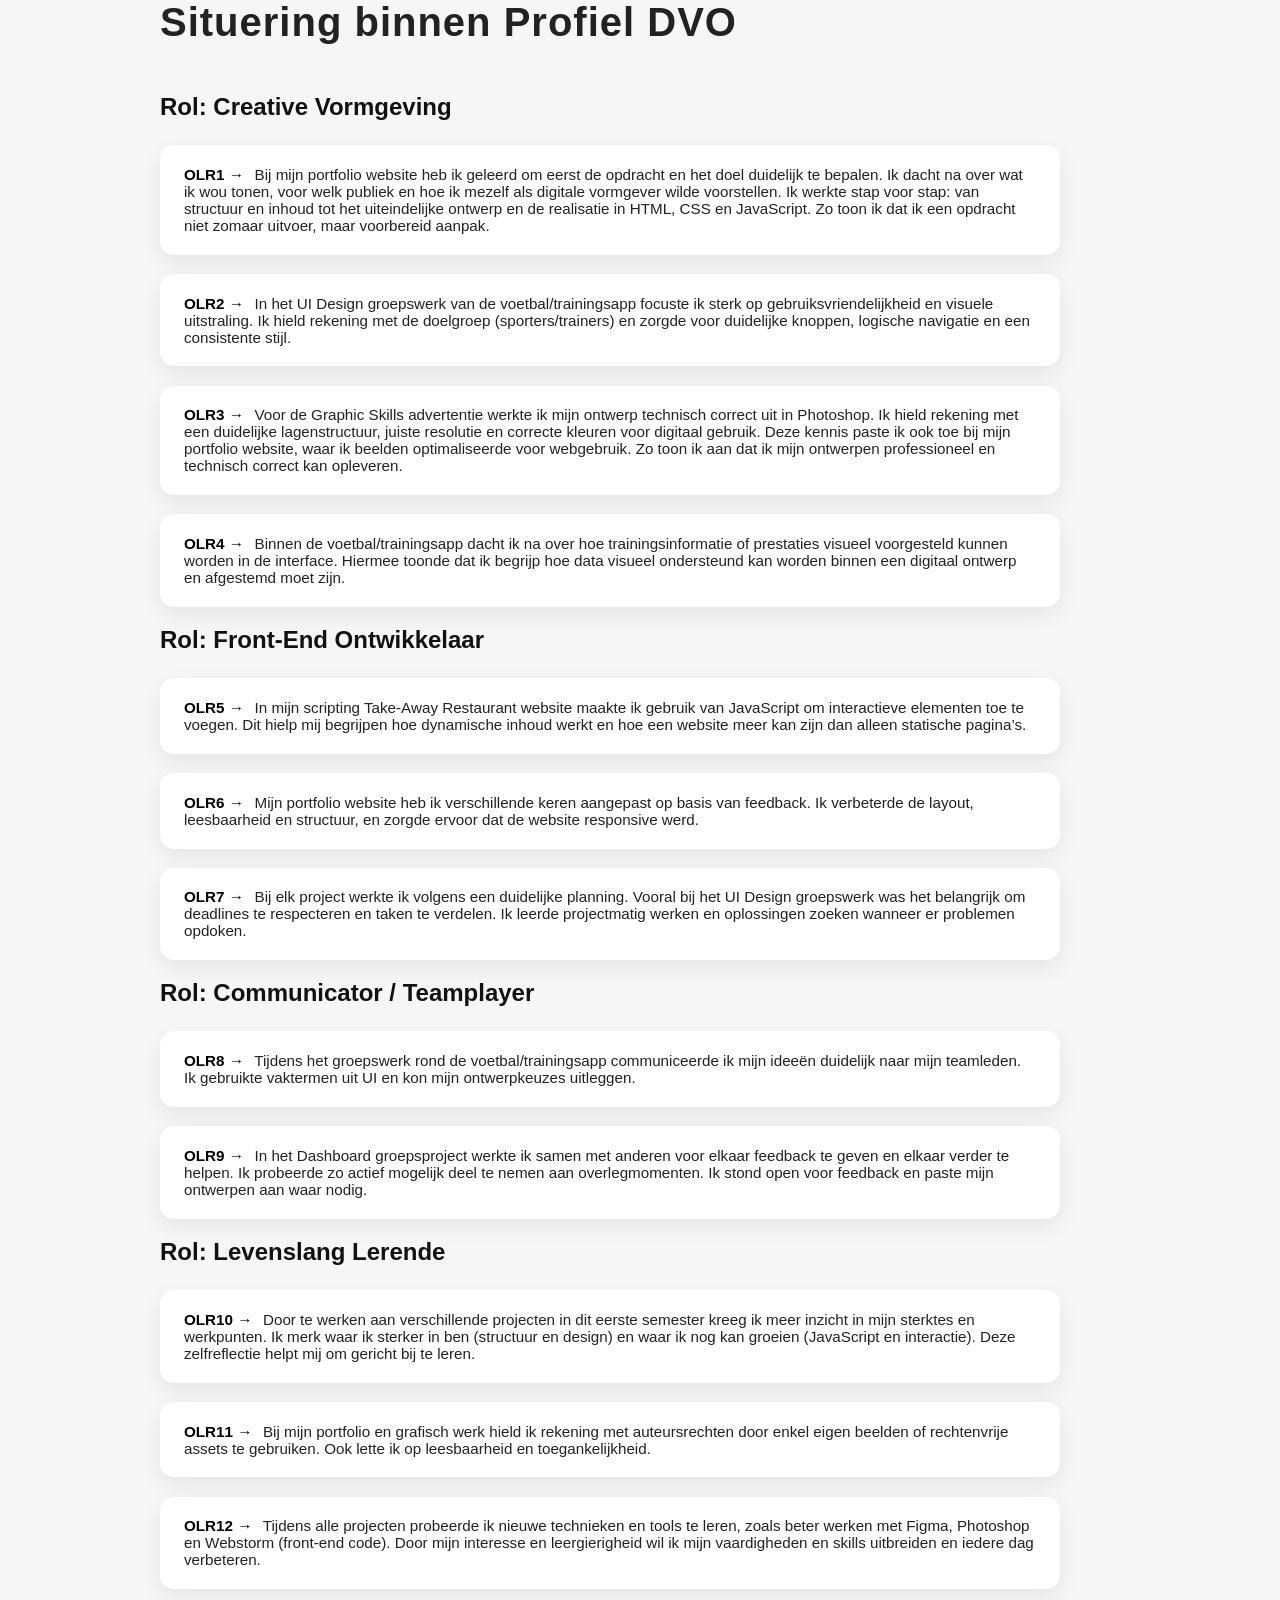
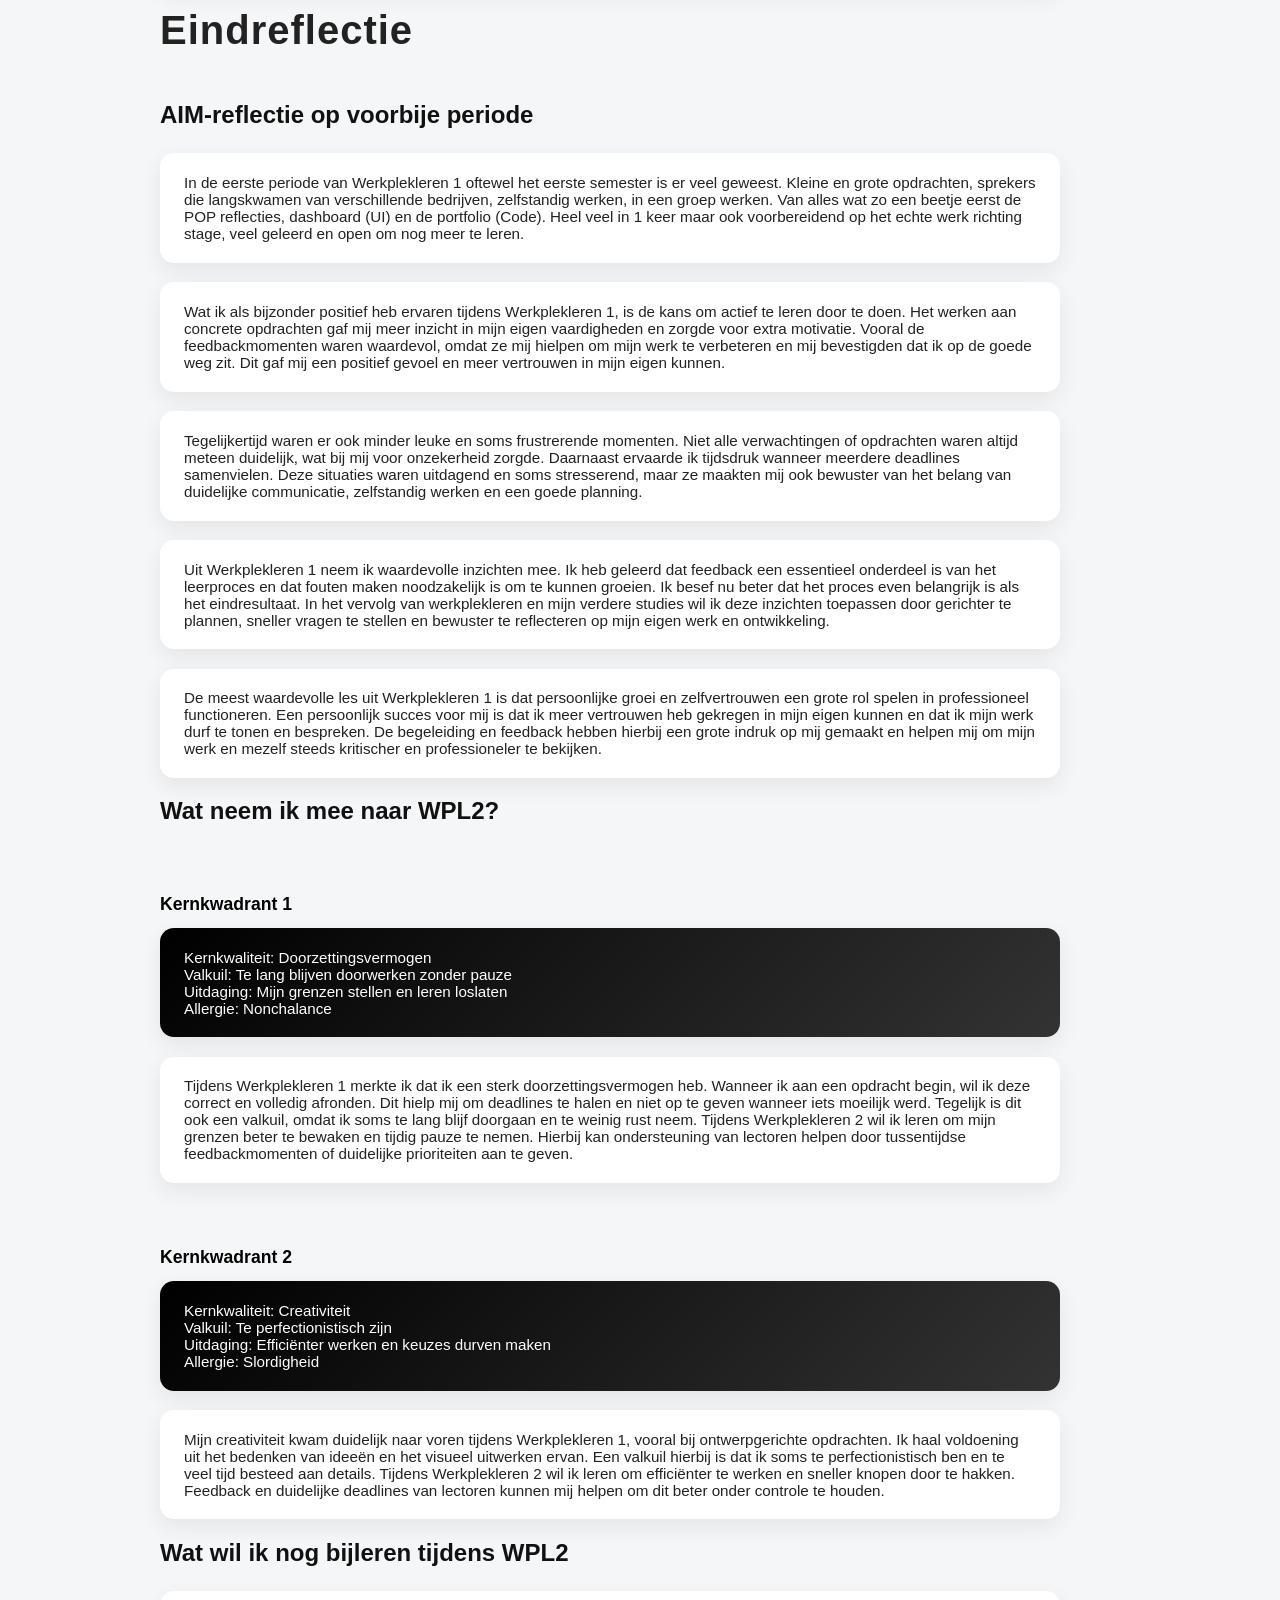
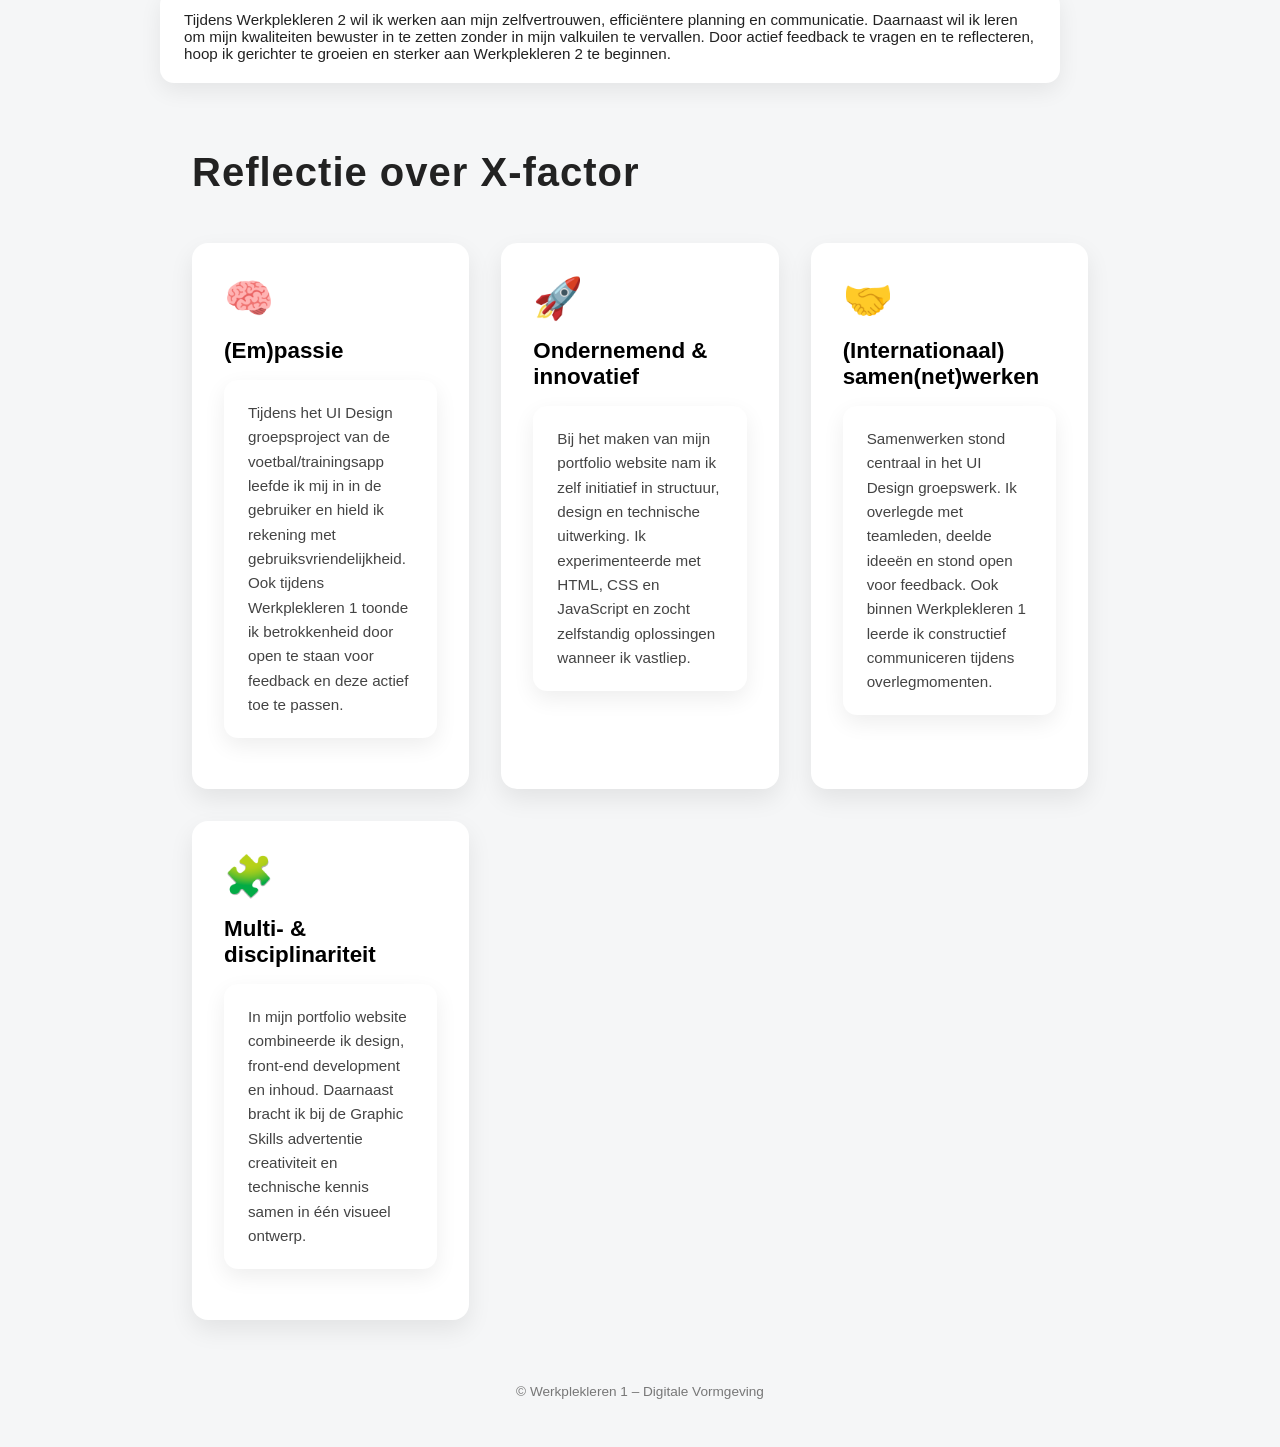
<file: portfolio/index_pf.html>
<!DOCTYPE html>
<html lang="nl">
<head>
    <meta charset="UTF-8">
    <title>Situering & Eindreflectie</title>
    <link rel="stylesheet" href="index_pf.css">
</head>
<body>

<h1>Situering binnen Profiel DVO</h1>

<h2>Rol: Creative Vormgeving</h2>

<p><span>OLR1 →</span> Bij mijn portfolio website heb ik geleerd om eerst de opdracht en het doel duidelijk te bepalen. Ik dacht na over wat ik wou tonen, voor welk publiek en hoe ik mezelf als digitale vormgever wilde voorstellen. Ik werkte stap voor stap: van structuur en inhoud tot het uiteindelijke ontwerp en de realisatie in HTML, CSS en JavaScript. Zo toon ik dat ik een opdracht niet zomaar uitvoer, maar voorbereid aanpak.</p>
<p><span>OLR2 →</span> In het UI Design groepswerk van de voetbal/trainingsapp focuste ik sterk op gebruiksvriendelijkheid en visuele uitstraling. Ik hield rekening met de doelgroep (sporters/trainers) en zorgde voor duidelijke knoppen, logische navigatie en een consistente stijl.</p>
<p><span>OLR3 →</span> Voor de Graphic Skills advertentie werkte ik mijn ontwerp technisch correct uit in Photoshop. Ik hield rekening met een duidelijke lagenstructuur, juiste resolutie en correcte kleuren voor digitaal gebruik. Deze kennis paste ik ook toe bij mijn portfolio website, waar ik beelden optimaliseerde voor webgebruik. Zo toon ik aan dat ik mijn ontwerpen professioneel en technisch correct kan opleveren.</p>
<p><span>OLR4 →</span> Binnen de voetbal/trainingsapp dacht ik na over hoe trainingsinformatie of prestaties visueel voorgesteld kunnen worden in de interface. Hiermee toonde dat ik begrijp hoe data visueel ondersteund kan worden binnen een digitaal ontwerp en afgestemd moet zijn.</p>

<h2>Rol: Front-End Ontwikkelaar</h2>

<p><span>OLR5 →</span> In mijn scripting Take-Away Restaurant website maakte ik gebruik van JavaScript om interactieve elementen toe te voegen. Dit hielp mij begrijpen hoe dynamische inhoud werkt en hoe een website meer kan zijn dan alleen statische pagina’s.</p>
<p><span>OLR6 →</span> Mijn portfolio website heb ik verschillende keren aangepast op basis van feedback. Ik verbeterde de layout, leesbaarheid en structuur, en zorgde ervoor dat de website responsive werd.</p>
<p><span>OLR7 →</span> Bij elk project werkte ik volgens een duidelijke planning. Vooral bij het UI Design groepswerk was het belangrijk om deadlines te respecteren en taken te verdelen. Ik leerde projectmatig werken en oplossingen zoeken wanneer er problemen opdoken.</p>

<h2>Rol: Communicator / Teamplayer</h2>

<p><span>OLR8 →</span> Tijdens het groepswerk rond de voetbal/trainingsapp communiceerde ik mijn ideeën duidelijk naar mijn teamleden. Ik gebruikte vaktermen uit UI en kon mijn ontwerpkeuzes uitleggen.</p>
<p><span>OLR9 →</span> In het Dashboard groepsproject werkte ik samen met anderen voor elkaar feedback te geven en elkaar verder te helpen. Ik probeerde zo actief mogelijk deel te nemen aan overlegmomenten. Ik stond open voor feedback en paste mijn ontwerpen aan waar nodig.</p>

<h2>Rol: Levenslang Lerende</h2>

<p><span>OLR10 →</span> Door te werken aan verschillende projecten in dit eerste semester kreeg ik meer inzicht in mijn sterktes en werkpunten. Ik merk waar ik sterker in ben (structuur en design) en waar ik nog kan groeien (JavaScript en interactie). Deze zelfreflectie helpt mij om gericht bij te leren.</p>
<p><span>OLR11 →</span> Bij mijn portfolio en grafisch werk hield ik rekening met auteursrechten door enkel eigen beelden of rechtenvrije assets te gebruiken. Ook lette ik op leesbaarheid en toegankelijkheid.</p>
<p><span>OLR12 →</span> Tijdens alle projecten probeerde ik nieuwe technieken en tools te leren, zoals beter werken met Figma, Photoshop en Webstorm (front-end code). Door mijn interesse en leergierigheid wil ik mijn vaardigheden en skills uitbreiden en iedere dag verbeteren.</p>

<h1>Eindreflectie</h1>

<h2>AIM-reflectie op voorbije periode</h2>

<p>In de eerste periode van Werkplekleren 1 oftewel het eerste semester is er veel geweest. Kleine en grote opdrachten, sprekers die langskwamen van verschillende bedrijven, zelfstandig werken, in een groep werken. Van alles wat zo een beetje eerst de POP reflecties, dashboard (UI) en de portfolio (Code). Heel veel in 1 keer maar ook voorbereidend op het echte werk richting stage, veel geleerd en open om nog meer te leren.</p>

<p>Wat ik als bijzonder positief heb ervaren tijdens Werkplekleren 1, is de kans om actief te leren door te doen. Het werken aan concrete opdrachten gaf mij meer inzicht in mijn eigen vaardigheden en zorgde voor extra motivatie. Vooral de feedbackmomenten waren waardevol, omdat ze mij hielpen om mijn werk te verbeteren en mij bevestigden dat ik op de goede weg zit. Dit gaf mij een positief gevoel en meer vertrouwen in mijn eigen kunnen.</p>

<p>Tegelijkertijd waren er ook minder leuke en soms frustrerende momenten. Niet alle verwachtingen of opdrachten waren altijd meteen duidelijk, wat bij mij voor onzekerheid zorgde. Daarnaast ervaarde ik tijdsdruk wanneer meerdere deadlines samenvielen. Deze situaties waren uitdagend en soms stresserend, maar ze maakten mij ook bewuster van het belang van duidelijke communicatie, zelfstandig werken en een goede planning.</p>

<p>Uit Werkplekleren 1 neem ik waardevolle inzichten mee. Ik heb geleerd dat feedback een essentieel onderdeel is van het leerproces en dat fouten maken noodzakelijk is om te kunnen groeien. Ik besef nu beter dat het proces even belangrijk is als het eindresultaat. In het vervolg van werkplekleren en mijn verdere studies wil ik deze inzichten toepassen door gerichter te plannen, sneller vragen te stellen en bewuster te reflecteren op mijn eigen werk en ontwikkeling.</p>

<p>De meest waardevolle les uit Werkplekleren 1 is dat persoonlijke groei en zelfvertrouwen een grote rol spelen in professioneel functioneren. Een persoonlijk succes voor mij is dat ik meer vertrouwen heb gekregen in mijn eigen kunnen en dat ik mijn werk durf te tonen en bespreken. De begeleiding en feedback hebben hierbij een grote indruk op mij gemaakt en helpen mij om mijn werk en mezelf steeds kritischer en professioneler te bekijken.</p>

<h2>Wat neem ik mee naar WPL2?</h2>

<span class="kern">Kernkwadrant 1</span>
<p>
    Kernkwaliteit: Doorzettingsvermogen
    <br>
    Valkuil: Te lang blijven doorwerken zonder pauze
    <br>
    Uitdaging: Mijn grenzen stellen en leren loslaten
    <br>
    Allergie: Nonchalance
</p>

<p>Tijdens Werkplekleren 1 merkte ik dat ik een sterk doorzettingsvermogen heb. Wanneer ik aan een opdracht begin, wil ik deze correct en volledig afronden. Dit hielp mij om deadlines te halen en niet op te geven wanneer iets moeilijk werd. Tegelijk is dit ook een valkuil, omdat ik soms te lang blijf doorgaan en te weinig rust neem. Tijdens Werkplekleren 2 wil ik leren om mijn grenzen beter te bewaken en tijdig pauze te nemen. Hierbij kan ondersteuning van lectoren helpen door tussentijdse feedbackmomenten of duidelijke prioriteiten aan te geven.</p>

<span class="kern">Kernkwadrant 2</span>
<p>
    Kernkwaliteit: Creativiteit
    <br>
    Valkuil: Te perfectionistisch zijn
    <br>
    Uitdaging: Efficiënter werken en keuzes durven maken
    <br>
    Allergie: Slordigheid
</p>

<p>Mijn creativiteit kwam duidelijk naar voren tijdens Werkplekleren 1, vooral bij ontwerpgerichte opdrachten. Ik haal voldoening uit het bedenken van ideeën en het visueel uitwerken ervan. Een valkuil hierbij is dat ik soms te perfectionistisch ben en te veel tijd besteed aan details. Tijdens Werkplekleren 2 wil ik leren om efficiënter te werken en sneller knopen door te hakken. Feedback en duidelijke deadlines van lectoren kunnen mij helpen om dit beter onder controle te houden.</p>

<h2>Wat wil ik nog bijleren tijdens WPL2</h2>

<p>Tijdens Werkplekleren 2 wil ik werken aan mijn zelfvertrouwen, efficiëntere planning en communicatie. Daarnaast wil ik leren om mijn kwaliteiten bewuster in te zetten zonder in mijn valkuilen te vervallen. Door actief feedback te vragen en te reflecteren, hoop ik gerichter te groeien en sterker aan Werkplekleren 2 te beginnen.</p>


<div class="container">
    <h1>Reflectie over X-factor</h1>

    <section class="xfactor">
        <div class="card">
            <div class="icon">🧠</div>
            <h2>(Em)passie</h2>
            <p>
                Tijdens het UI Design groepsproject van de voetbal/trainingsapp leefde ik mij in in de
                gebruiker en hield ik rekening met gebruiksvriendelijkheid. Ook tijdens Werkplekleren 1
                toonde ik betrokkenheid door open te staan voor feedback en deze actief toe te passen.
            </p>
        </div>


        <div class="card">
            <div class="icon">🚀</div>
            <h2>Ondernemend & innovatief</h2>
            <p>
                Bij het maken van mijn portfolio website nam ik zelf initiatief in structuur, design en
                technische uitwerking. Ik experimenteerde met HTML, CSS en JavaScript en zocht
                zelfstandig oplossingen wanneer ik vastliep.
            </p>
        </div>


        <div class="card">
            <div class="icon">🤝</div>
            <h2>(Internationaal) samen(net)werken</h2>
            <p>
                Samenwerken stond centraal in het UI Design groepswerk. Ik overlegde met teamleden,
                deelde ideeën en stond open voor feedback. Ook binnen Werkplekleren 1 leerde ik
                constructief communiceren tijdens overlegmomenten.
            </p>
        </div>


        <div class="card">
            <div class="icon">🧩</div>
            <h2>Multi- & disciplinariteit</h2>
            <p>
                In mijn portfolio website combineerde ik design, front-end development en inhoud.
                Daarnaast bracht ik bij de Graphic Skills advertentie creativiteit en technische kennis
                samen in één visueel ontwerp.
            </p>
        </div>
    </section>


    <footer>
        © Werkplekleren 1 – Digitale Vormgeving
    </footer>
</div>

</body>
</html>
</file>
<file: portfolio/index_pf.css>
* {
    box-sizing: border-box;
    margin: 0;
    padding: 0;
}

body {
    font-family: "Segoe UI", Tahoma, Geneva, Verdana, sans-serif;
    background: #f5f6f7;
    color: #222;
    padding: 0;
    margin-left: 10rem;
    margin-right: 10rem;
    max-width: 100%;
}

h2 {
    font-size: 1.5rem;
    margin-bottom: 1.5rem;
    color: #111;
}

/* ===== OLR BLOKKEN ===== */
p {
    background: #ffffff;
    padding: 1.3rem 1.5rem;
    border-radius: 14px;
    margin-bottom: 1.2rem;
    box-shadow: 0 8px 22px rgba(0, 0, 0, 0.07);
    font-size: 0.95rem;
    transition: transform 0.2s ease, box-shadow 0.2s ease;
    max-width: 900px;
}

/* subtiele hover (optioneel) */
p:hover {
    transform: translateY(-3px);
    box-shadow: 0 12px 30px rgba(0, 0, 0, 0.1);
}

/* ===== OLR LABEL ===== */
p span {
    font-weight: 700;
    color: #000;
    margin-right: 0.4rem;
    white-space: nowrap;
}

.container {
    margin: 0 auto;
    padding: 3rem 2rem;
}

    h1 {
        font-size: 2.5rem;
        margin-bottom: 3rem;
        letter-spacing: 1px;
    }

.kern {
    display: inline-block;
    margin: 2.8rem 0 0.8rem;
    font-weight: 700;
    font-size: 1.1rem;
    color: #000;
}

span + p {
    background: linear-gradient(135deg, #000, #333);
    color: #fff;
}

span + p strong {
    color: #fff;
}

    .xfactor {
        display: grid;
        grid-template-columns: repeat(auto-fit, minmax(250px, 1fr));
        gap: 2rem;
    }


    .card {
        background: #ffffff;
        border-radius: 16px;
        padding: 2rem;
        box-shadow: 0 10px 25px rgba(0, 0, 0, 0.08);
        transition: transform 0.3s ease, box-shadow 0.3s ease;
    }


    .card:hover {
        transform: translateY(-6px);
        box-shadow: 0 15px 35px rgba(0, 0, 0, 0.12);
    }


    .icon {
        font-size: 2.5rem;
        margin-bottom: 1rem;
    }


    .card h2 {
        font-size: 1.4rem;
        margin-bottom: 1rem;
        color: #000;
    }


    .card p {
        line-height: 1.6;
        font-size: 0.95rem;
        color: #444;
    }

    footer {
        margin-top: 4rem;
        text-align: center;
        font-size: 0.85rem;
        color: #777;
    }

@media (max-width: 768px) {
    body {
        padding: 2rem 1rem;
    }

    h1 {
        font-size: 2rem;
    }

    h2 {
        font-size: 1.3rem;
    }
}
</file>
